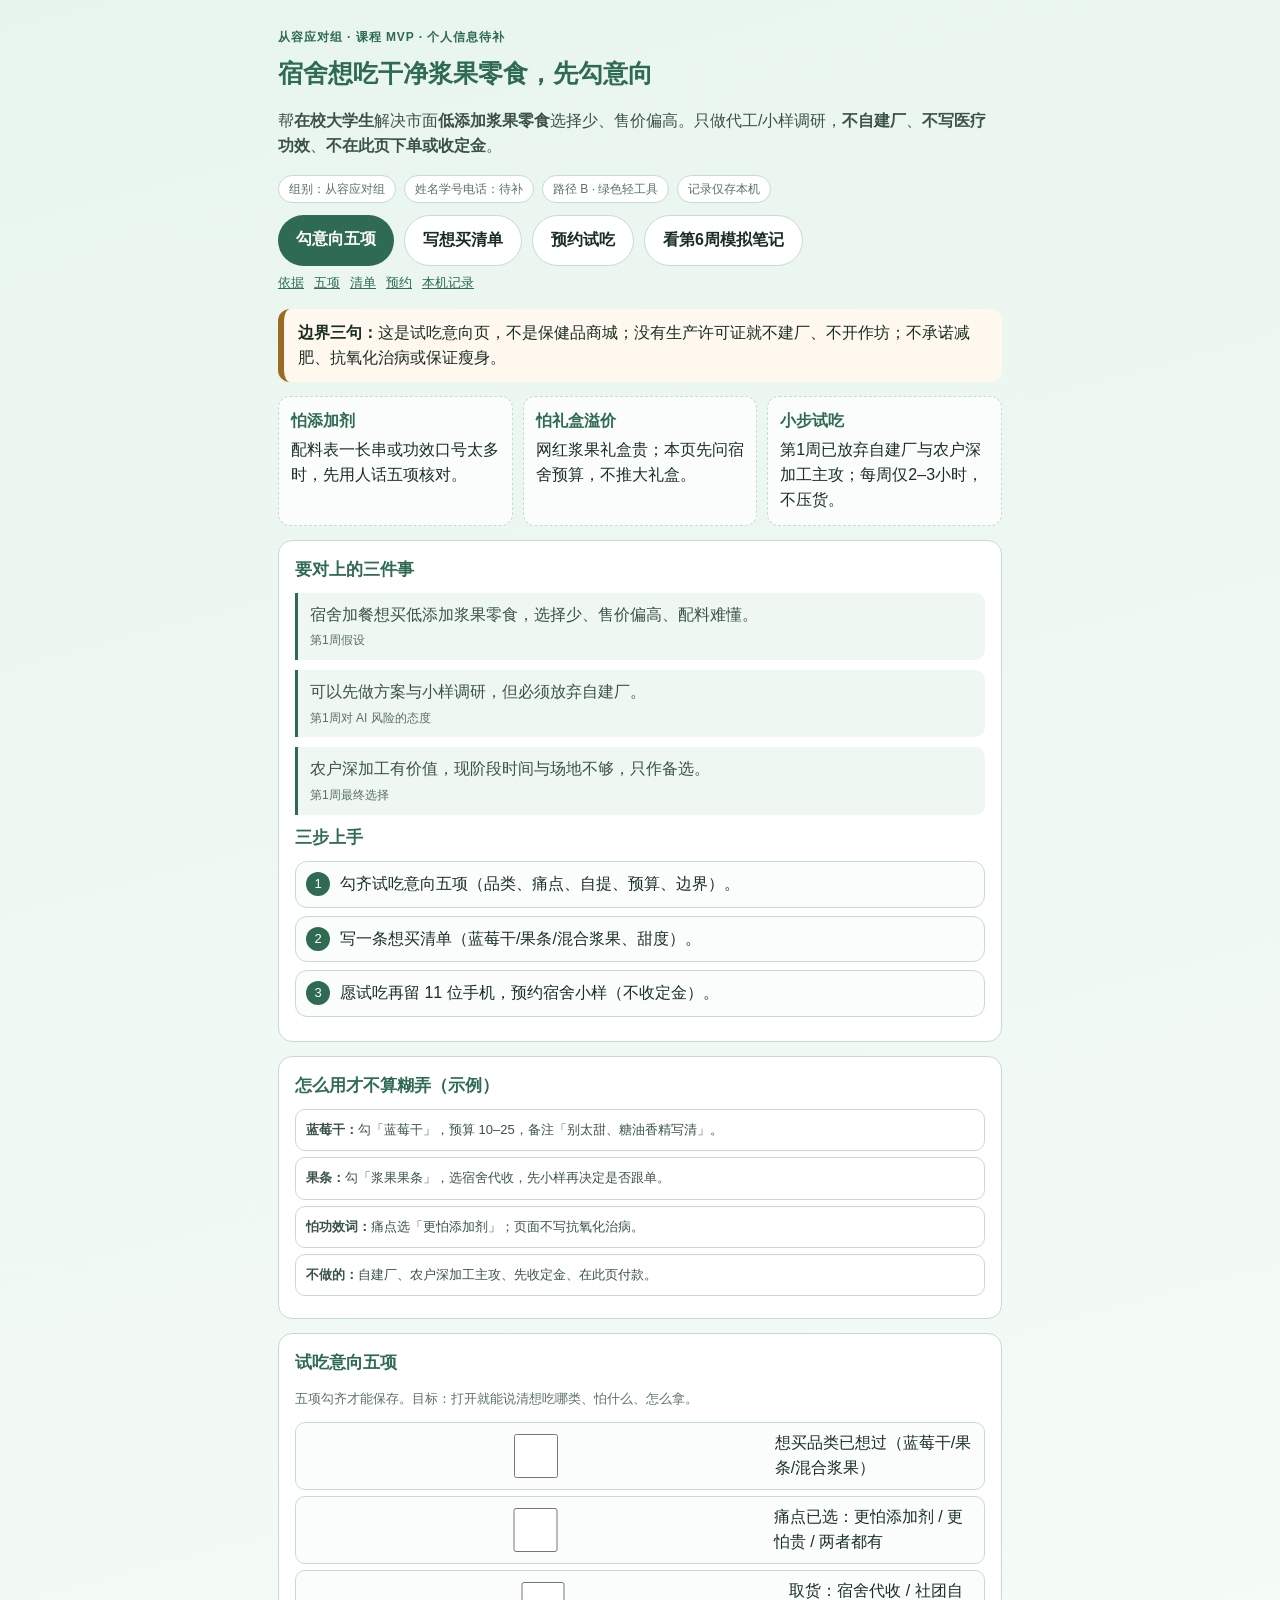
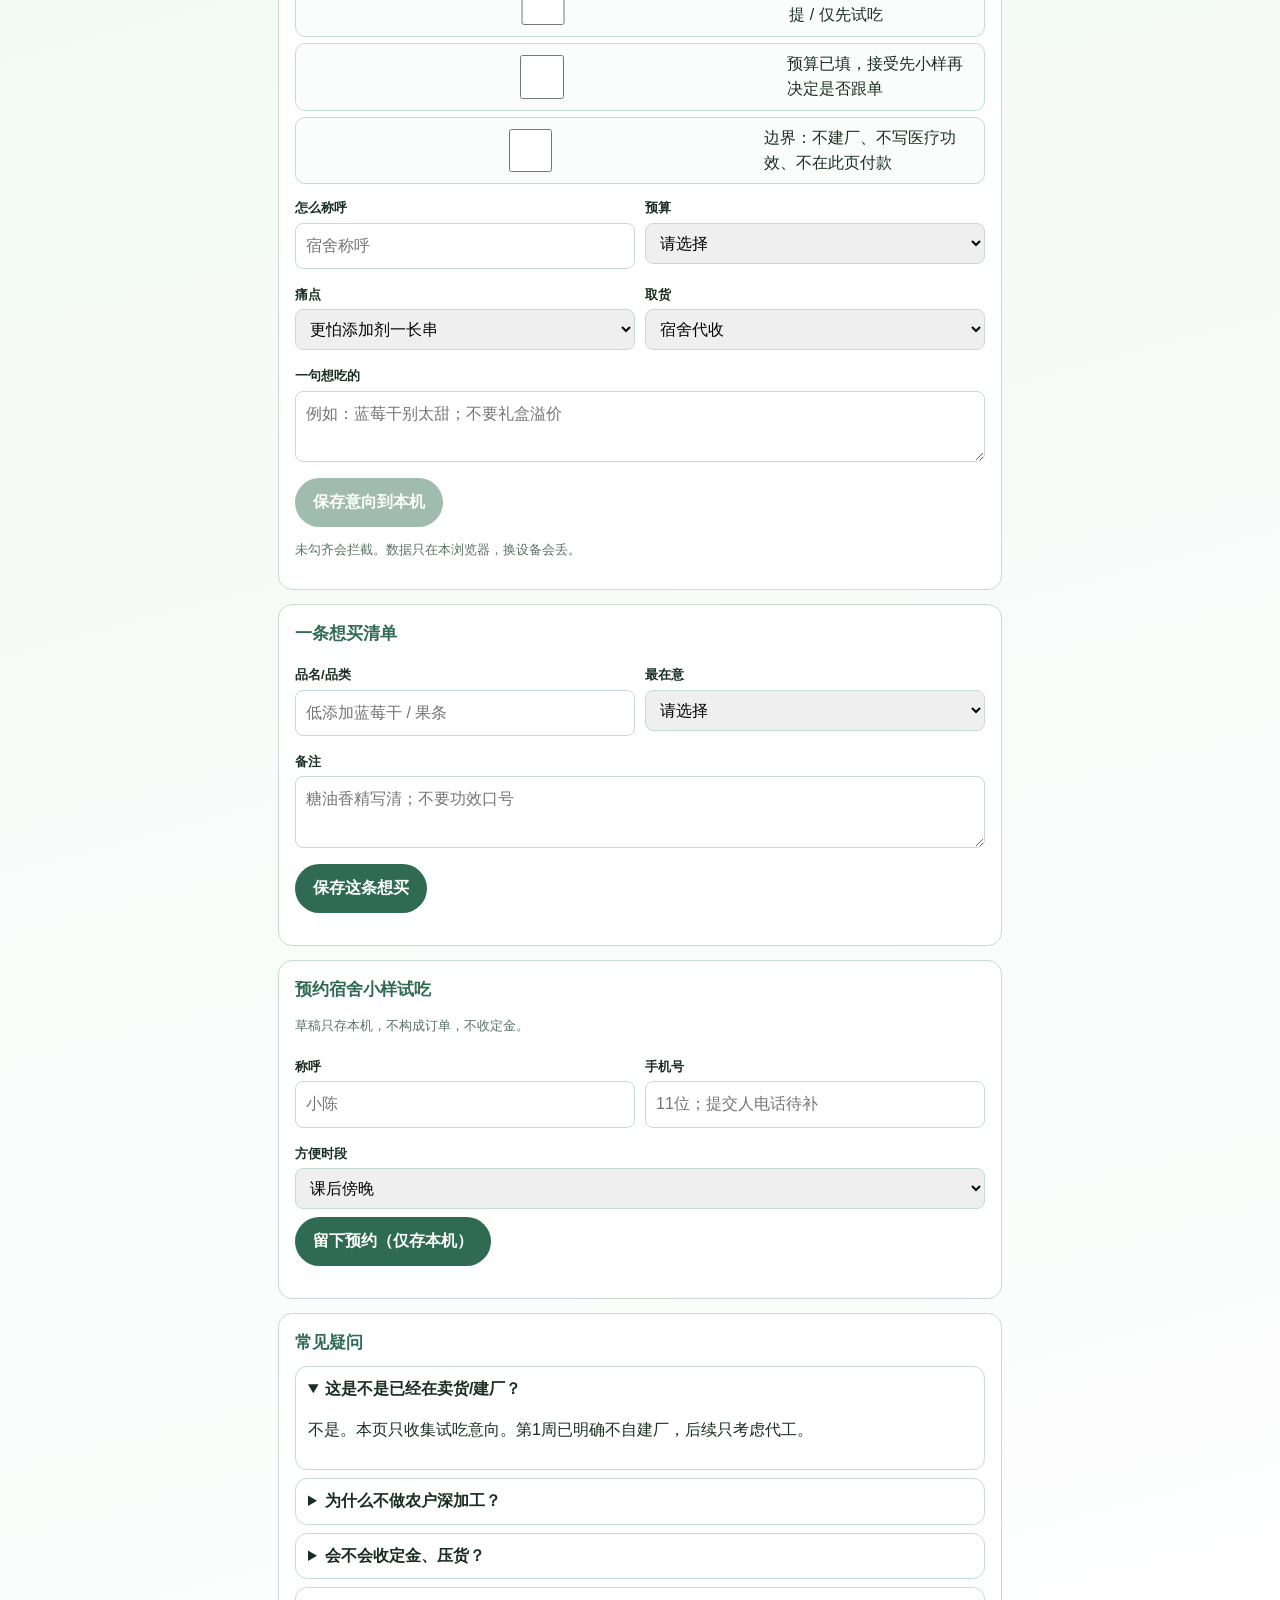
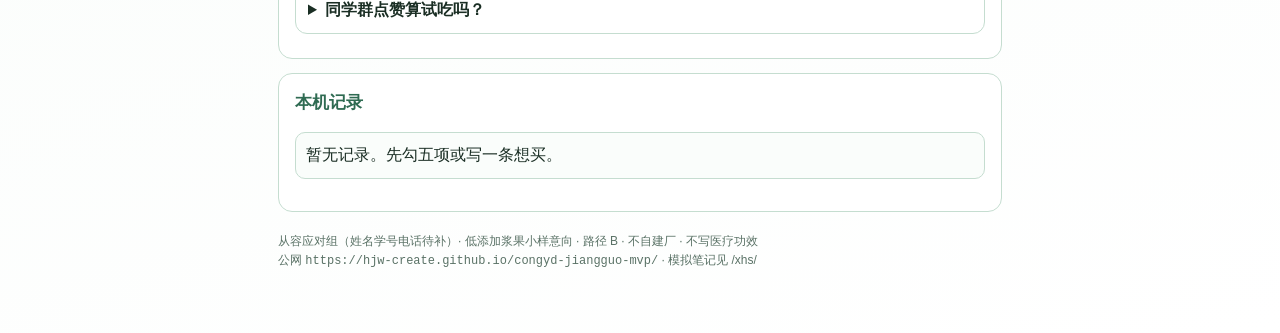
<file: index.html>
<!DOCTYPE html>
<html lang="zh-CN">
<head>
<meta charset="utf-8"/><meta name="viewport" content="width=device-width,initial-scale=1"/>
<title>低添加浆果小样意向 · 从容应对组</title>
<style>
:root{--g:#2f6b52;--g2:#3d8a68;--bg:#f4faf6;--ink:#1a2e24;--line:#c5ddd0;--warn:#9a6b20}
*{box-sizing:border-box}html{scroll-behavior:smooth}
body{margin:0;font-family:"Segoe UI","PingFang SC","Microsoft YaHei",sans-serif;background:linear-gradient(165deg,#e8f5ee,#f4faf6 45%,#fff);color:var(--ink);line-height:1.55}
.wrap{max-width:760px;margin:0 auto;padding:28px 18px 64px}
.kicker{font-size:12px;color:var(--g);font-weight:700;letter-spacing:.08em}
h1{font-size:1.55rem;margin:8px 0 10px;color:var(--g)}
.lead{color:#3a5348}
.chips{display:flex;flex-wrap:wrap;gap:8px;margin:12px 0}
.chip{font-size:12px;background:#fff;border:1px solid var(--line);border-radius:999px;padding:4px 10px;color:#5a7266}
.cta{display:flex;flex-wrap:wrap;gap:10px;margin:12px 0 4px}
.card{background:#fff;border:1px solid var(--line);border-radius:14px;padding:16px;margin:14px 0}
.card h2{margin:0 0 10px;color:var(--g);font-size:1.05rem}
.bound span{display:block;background:#eef7f1;border-left:3px solid var(--g);padding:8px 12px;margin:6px 0}
.g3{display:grid;gap:10px}@media(min-width:640px){.g3{grid-template-columns:repeat(3,1fr)}}
.risk{padding:12px;border:1px dashed var(--line);border-radius:12px;background:#fafdfb}
.risk b{display:block;color:var(--g);margin-bottom:4px}
.q{margin:0 0 10px;padding:10px 12px;background:#eef7f1;border-left:3px solid var(--g);border-radius:0 10px 10px 0;color:#3a5348}
.q cite{display:block;margin-top:4px;font-size:12px;color:#5a7266;font-style:normal}
.steps{list-style:none;margin:0;padding:0;counter-reset:s}
.steps li{counter-increment:s;position:relative;padding:10px 10px 10px 44px;border:1px solid var(--line);border-radius:12px;margin:0 0 8px;background:#fafdfb}
.steps li::before{content:counter(s);position:absolute;left:10px;top:10px;width:24px;height:24px;border-radius:50%;background:var(--g);color:#fff;font-size:13px;display:flex;align-items:center;justify-content:center}
label.ck{display:flex;gap:8px;padding:8px;border:1px solid var(--line);border-radius:10px;margin:6px 0;background:#fafdfb;cursor:pointer}
.field{margin:8px 0}.field>span{display:block;font-size:13px;font-weight:700;margin-bottom:4px}
input,select,textarea{width:100%;padding:10px;border:1px solid var(--line);border-radius:8px;font:inherit}
textarea{min-height:64px;resize:vertical}
.row2{display:grid;gap:10px}@media(min-width:560px){.row2{grid-template-columns:1fr 1fr}}
.btn{background:var(--g);color:#fff;border:0;padding:12px 18px;border-radius:999px;font:inherit;font-weight:700;cursor:pointer;text-decoration:none;display:inline-block}
.btn:disabled{opacity:.45}.btn-g{background:#fff;color:var(--ink);border:1px solid var(--line)}
.err{color:#a33;display:none}.ok{color:#0b6b4a;font-weight:700}.hint{font-size:.82rem;color:#5a7266}
.list{list-style:none;padding:0}.list li{border:1px solid var(--line);border-radius:10px;padding:10px;margin:6px 0;background:#fafdfb}
.ex div{padding:10px;border:1px solid var(--line);border-radius:10px;margin:6px 0;font-size:13px;color:#3a5348}
.warn{padding:12px 14px;border-radius:12px;background:#fff8ee;border-left:6px solid var(--warn);margin:14px 0}
.faq details{border:1px solid var(--line);border-radius:12px;padding:10px 12px;margin:0 0 8px;background:#fff}
.faq summary{cursor:pointer;font-weight:700}
nav a{margin-right:10px;color:var(--g);font-size:13px}
footer{margin-top:20px;font-size:12px;color:#5a7266}
</style>
</head>
<body>
<div class="wrap">
  <div class="kicker">从容应对组 · 课程 MVP · 个人信息待补</div>
  <h1>宿舍想吃干净浆果零食，先勾意向</h1>
  <p class="lead">帮<strong>在校大学生</strong>解决市面<strong>低添加浆果零食</strong>选择少、售价偏高。只做代工/小样调研，<strong>不自建厂</strong>、<strong>不写医疗功效</strong>、<strong>不在此页下单或收定金</strong>。</p>
  <div class="chips">
    <span class="chip">组别：从容应对组</span>
    <span class="chip">姓名学号电话：待补</span>
    <span class="chip">路径 B · 绿色轻工具</span>
    <span class="chip">记录仅存本机</span>
  </div>
  <div class="cta">
    <a class="btn" href="#pref">勾意向五项</a>
    <a class="btn btn-g" href="#wish">写想买清单</a>
    <a class="btn btn-g" href="#book">预约试吃</a>
    <a class="btn btn-g" href="xhs/">看第6周模拟笔记</a>
  </div>
  <nav><a href="#why">依据</a><a href="#pref">五项</a><a href="#wish">清单</a><a href="#book">预约</a><a href="#hist">本机记录</a></nav>

  <div class="warn"><strong>边界三句：</strong>这是试吃意向页，不是保健品商城；没有生产许可证就不建厂、不开作坊；不承诺减肥、抗氧化治病或保证瘦身。</div>

  <div class="g3">
    <div class="risk"><b>怕添加剂</b>配料表一长串或功效口号太多时，先用人话五项核对。</div>
    <div class="risk"><b>怕礼盒溢价</b>网红浆果礼盒贵；本页先问宿舍预算，不推大礼盒。</div>
    <div class="risk"><b>小步试吃</b>第1周已放弃自建厂与农户深加工主攻；每周仅2–3小时，不压货。</div>
  </div>

  <div class="card" id="why">
    <h2>要对上的三件事</h2>
    <blockquote class="q">宿舍加餐想买低添加浆果零食，选择少、售价偏高、配料难懂。<cite>第1周假设</cite></blockquote>
    <blockquote class="q">可以先做方案与小样调研，但必须放弃自建厂。<cite>第1周对 AI 风险的态度</cite></blockquote>
    <blockquote class="q">农户深加工有价值，现阶段时间与场地不够，只作备选。<cite>第1周最终选择</cite></blockquote>
    <h2>三步上手</h2>
    <ol class="steps">
      <li>勾齐试吃意向五项（品类、痛点、自提、预算、边界）。</li>
      <li>写一条想买清单（蓝莓干/果条/混合浆果、甜度）。</li>
      <li>愿试吃再留 11 位手机，预约宿舍小样（不收定金）。</li>
    </ol>
  </div>

  <div class="card">
    <h2>怎么用才不算糊弄（示例）</h2>
    <div class="ex">
      <div><strong>蓝莓干：</strong>勾「蓝莓干」，预算 10–25，备注「别太甜、糖油香精写清」。</div>
      <div><strong>果条：</strong>勾「浆果果条」，选宿舍代收，先小样再决定是否跟单。</div>
      <div><strong>怕功效词：</strong>痛点选「更怕添加剂」；页面不写抗氧化治病。</div>
      <div><strong>不做的：</strong>自建厂、农户深加工主攻、先收定金、在此页付款。</div>
    </div>
  </div>

  <div class="card" id="pref">
    <h2>试吃意向五项</h2>
    <p class="hint">五项勾齐才能保存。目标：打开就能说清想吃哪类、怕什么、怎么拿。</p>
    <form id="f">
      <label class="ck"><input type="checkbox" name="c1"/> 想买品类已想过（蓝莓干/果条/混合浆果）</label>
      <label class="ck"><input type="checkbox" name="c2"/> 痛点已选：更怕添加剂 / 更怕贵 / 两者都有</label>
      <label class="ck"><input type="checkbox" name="c3"/> 取货：宿舍代收 / 社团自提 / 仅先试吃</label>
      <label class="ck"><input type="checkbox" name="c4"/> 预算已填，接受先小样再决定是否跟单</label>
      <label class="ck"><input type="checkbox" name="c5"/> 边界：不建厂、不写医疗功效、不在此页付款</label>
      <div class="row2">
        <div class="field"><span>怎么称呼</span><input name="who" required placeholder="宿舍称呼"/></div>
        <div class="field"><span>预算</span>
          <select name="budget" required>
            <option value="">请选择</option>
            <option>10 以内先尝</option>
            <option>10–25</option>
            <option>25–40</option>
            <option>看克重再说</option>
          </select>
        </div>
      </div>
      <div class="row2">
        <div class="field"><span>痛点</span>
          <select name="pain"><option>更怕添加剂一长串</option><option>更怕礼盒溢价</option><option>两者都有</option></select>
        </div>
        <div class="field"><span>取货</span>
          <select name="pickup"><option>宿舍代收</option><option>社团自提</option><option>仅先试吃再定</option></select>
        </div>
      </div>
      <div class="field"><span>一句想吃的</span><textarea name="note" placeholder="例如：蓝莓干别太甜；不要礼盒溢价"></textarea></div>
      <button class="btn" id="save" type="submit" disabled>保存意向到本机</button>
      <div class="err" id="err"></div>
      <p class="hint">未勾齐会拦截。数据只在本浏览器，换设备会丢。</p>
    </form>
  </div>

  <div class="card" id="wish">
    <h2>一条想买清单</h2>
    <form id="wishForm">
      <div class="row2">
        <div class="field"><span>品名/品类</span><input name="item" required placeholder="低添加蓝莓干 / 果条"/></div>
        <div class="field"><span>最在意</span>
          <select name="care" required>
            <option value="">请选择</option>
            <option>配料说得清</option>
            <option>甜度适中</option>
            <option>别被礼盒抬价</option>
            <option>小包装一次吃完</option>
          </select>
        </div>
      </div>
      <div class="field"><span>备注</span><textarea name="note" placeholder="糖油香精写清；不要功效口号"></textarea></div>
      <button class="btn" type="submit">保存这条想买</button>
      <p class="ok" id="wishMsg"></p>
    </form>
  </div>

  <div class="card" id="book">
    <h2>预约宿舍小样试吃</h2>
    <p class="hint">草稿只存本机，不构成订单，不收定金。</p>
    <form id="bookForm">
      <div class="row2">
        <div class="field"><span>称呼</span><input name="name" required placeholder="小陈"/></div>
        <div class="field"><span>手机号</span><input name="phone" required inputmode="numeric" maxlength="11" placeholder="11位；提交人电话待补"/></div>
      </div>
      <div class="field"><span>方便时段</span>
        <select name="slot"><option>课后傍晚</option><option>周末上午</option><option>周末下午</option></select>
      </div>
      <button class="btn" type="submit">留下预约（仅存本机）</button>
      <div class="err" id="bookErr"></div>
      <p class="ok" id="bookMsg"></p>
    </form>
  </div>

  <div class="card faq">
    <h2>常见疑问</h2>
    <details open><summary>这是不是已经在卖货/建厂？</summary><p>不是。本页只收集试吃意向。第1周已明确不自建厂，后续只考虑代工。</p></details>
    <details><summary>为什么不做农户深加工？</summary><p>有价值，但每周仅2–3小时、场地与设备不够，第1周已列为备选。</p></details>
    <details><summary>会不会收定金、压货？</summary><p>不会。预约不是订单；小规模试吃验证口味与份量。</p></details>
    <details><summary>同学群点赞算试吃吗？</summary><p>不算。有效样本只计本校在校生宿舍加餐场景。</p></details>
  </div>

  <div class="card" id="hist"><h2>本机记录</h2><ul class="list" id="list"><li>暂无</li></ul></div>
  <footer>
    从容应对组（姓名学号电话待补）· 低添加浆果小样意向 · 路径 B · 不自建厂 · 不写医疗功效<br/>
    公网 <code>https://hjw-create.github.io/congyd-jiangguo-mvp/</code> · 模拟笔记见 /xhs/
  </footer>
</div>
<script>
(function(){
  var KEY='congyd_jiangguo_v1';
  var boxes=[].slice.call(document.querySelectorAll('#f input[type=checkbox]'));
  var save=document.getElementById('save');
  function all(){return boxes.every(function(c){return c.checked})}
  boxes.forEach(function(c){c.onchange=function(){save.disabled=!all()}});
  function load(){try{return JSON.parse(localStorage.getItem(KEY)||'[]')}catch(e){return[]}}
  function saveList(rows){localStorage.setItem(KEY,JSON.stringify(rows.slice(0,50)));render()}
  function render(){
    var rows=load(), box=document.getElementById('list');
    if(!rows.length){box.innerHTML='<li>暂无记录。先勾五项或写一条想买。</li>';return}
    box.innerHTML=rows.map(function(r){return '<li><b>'+r.type+'</b> · '+(r.summary||'')+'<div class="hint">'+r.at+'</div></li>'}).join('');
  }
  function stamp(){return new Date().toLocaleString('zh-CN',{hour12:false})}
  document.getElementById('f').onsubmit=function(e){
    e.preventDefault();
    var err=document.getElementById('err'); err.style.display='none';
    if(!all()){err.textContent='请先勾齐五项';err.style.display='block';return}
    var fd=new FormData(e.target);
    var rows=load();
    rows.unshift({type:'试吃意向',summary:(fd.get('who')||'')+' · '+(fd.get('budget')||'')+' · '+(fd.get('pain')||'')+' · '+(fd.get('note')||'无备注'),at:stamp()});
    saveList(rows);
    e.target.reset(); boxes.forEach(function(c){c.checked=false}); save.disabled=true;
  };
  document.getElementById('wishForm').onsubmit=function(e){
    e.preventDefault();
    var fd=new FormData(e.target);
    var rows=load();
    rows.unshift({type:'想买清单',summary:(fd.get('item')||'')+' · '+(fd.get('care')||'')+' · '+((fd.get('note')||'无').trim()),at:stamp()});
    saveList(rows);
    document.getElementById('wishMsg').textContent='想买清单已保存。';
  };
  document.getElementById('bookForm').onsubmit=function(e){
    e.preventDefault();
    var fd=new FormData(e.target);
    var phone=(fd.get('phone')||'').trim();
    var err=document.getElementById('bookErr'); err.style.display='none';
    document.getElementById('bookMsg').textContent='';
    if(!/^1[3-9]\d{9}$/.test(phone)){err.textContent='请填写11位有效手机号';err.style.display='block';return}
    var rows=load();
    rows.unshift({type:'预约试吃',summary:(fd.get('name')||'')+' · '+phone+' · '+(fd.get('slot')||''),at:stamp()});
    saveList(rows);
    document.getElementById('bookMsg').textContent='预约草稿已在本机。不收定金。';
    e.target.reset();
  };
  render();
})();
</script>
</body>
</html>
</file>
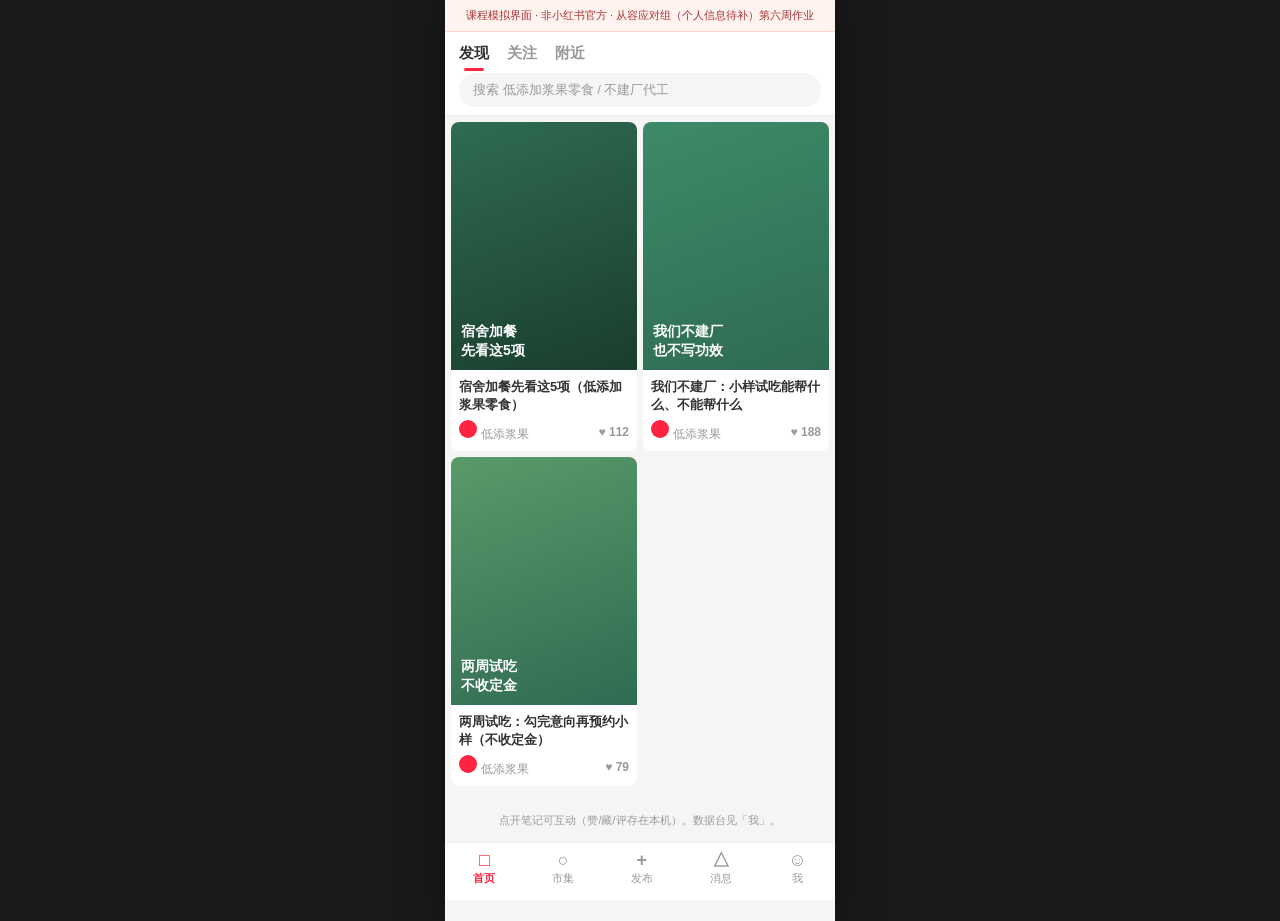
<file: xhs/index.html>
<!DOCTYPE html>
<html lang="zh-CN">
<head>
<meta charset="utf-8"/>
<meta name="viewport" content="width=device-width, initial-scale=1, maximum-scale=1"/>
<title>低添浆果 · 模拟小红书</title>
<style>
:root{--xhs:#ff2442;--bg:#f5f5f5;--card:#fff;--ink:#333;--muted:#999;--line:#eee}
*{box-sizing:border-box}body{margin:0;font-family:-apple-system,"PingFang SC","Microsoft YaHei",sans-serif;background:#1a1a1a;color:var(--ink)}
.phone{max-width:390px;margin:0 auto;min-height:100vh;background:var(--bg);box-shadow:0 0 40px rgba(0,0,0,.5)}
.banner{background:#fff3f0;color:#a33;font-size:11px;padding:8px 12px;text-align:center;border-bottom:1px solid #ffd4cc}
.top{background:#fff;padding:12px 14px 8px;position:sticky;top:0;z-index:5;border-bottom:1px solid var(--line)}
.tabs{display:flex;gap:18px;font-size:15px;font-weight:600;color:var(--muted)}
.tabs .on{color:var(--ink);position:relative}
.tabs .on:after{content:"";position:absolute;left:50%;bottom:-8px;width:20px;height:3px;background:var(--xhs);border-radius:2px;transform:translateX(-50%)}
.search{margin-top:10px;background:var(--bg);border-radius:999px;padding:8px 14px;font-size:13px;color:var(--muted)}
.grid{display:grid;grid-template-columns:1fr 1fr;gap:6px;padding:6px}
.card{background:var(--card);border-radius:8px;overflow:hidden}
.cover{aspect-ratio:3/4;display:flex;align-items:flex-end;padding:10px;color:#fff;font-weight:700;font-size:14px;line-height:1.35}
.c1{background:linear-gradient(160deg,#2f6b52,#1a3d2e)}
.c2{background:linear-gradient(160deg,#3d8a68,#2f6b52)}
.c3{background:linear-gradient(160deg,#5a9a6a,#2f6b52)}
.meta{padding:8px;font-size:12px}
.meta .t{font-size:13px;font-weight:600;margin:0 0 6px}
.row{display:flex;align-items:center;justify-content:space-between;color:var(--muted)}
.av{width:18px;height:18px;border-radius:50%;background:var(--xhs);display:inline-block;margin-right:4px}
.nav{position:sticky;bottom:0;background:#fff;border-top:1px solid var(--line);display:flex;justify-content:space-around;padding:8px 0 14px;font-size:11px;color:var(--muted)}
.nav a{color:inherit;text-decoration:none;text-align:center}
.nav .on{color:var(--xhs);font-weight:700}
.nav b{display:block;font-size:18px;line-height:1.1}
a.cardlink{color:inherit;text-decoration:none}
.foot{padding:10px 14px 24px;font-size:11px;color:var(--muted);text-align:center}
</style>
</head>
<body>
<div class="phone">
  <div class="banner">课程模拟界面 · 非小红书官方 · 从容应对组（个人信息待补）第六周作业</div>
  <header class="top">
    <div class="tabs"><span class="on">发现</span><span>关注</span><span>附近</span></div>
    <div class="search">搜索 低添加浆果零食 / 不建厂代工</div>
  </header>
  <main class="grid">
    <a class="card cardlink" href="note1.html">
      <div class="cover c1">宿舍加餐<br/>先看这5项</div>
      <div class="meta"><p class="t">宿舍加餐先看这5项（低添加浆果零食）</p><div class="row"><span><i class="av"></i>低添浆果</span><span>♥ <b data-k="n1_like">112</b></span></div></div>
    </a>
    <a class="card cardlink" href="note2.html">
      <div class="cover c2">我们不建厂<br/>也不写功效</div>
      <div class="meta"><p class="t">我们不建厂：小样试吃能帮什么、不能帮什么</p><div class="row"><span><i class="av"></i>低添浆果</span><span>♥ <b data-k="n2_like">188</b></span></div></div>
    </a>
    <a class="card cardlink" href="note3.html">
      <div class="cover c3">两周试吃<br/>不收定金</div>
      <div class="meta"><p class="t">两周试吃：勾完意向再预约小样（不收定金）</p><div class="row"><span><i class="av"></i>低添浆果</span><span>♥ <b data-k="n3_like">79</b></span></div></div>
    </a>
  </main>
  <p class="foot">点开笔记可互动（赞/藏/评存在本机）。数据台见「我」。</p>
  <nav class="nav">
    <a class="on" href="index.html"><b>□</b>首页</a>
    <a href="market.html"><b>○</b>市集</a>
    <a href="note1.html"><b>+</b>发布</a>
    <a href="msg.html"><b>△</b>消息</a>
    <a href="me.html"><b>☺</b>我</a>
  </nav>
</div>
<script>
(function(){
var KEY='congyd_xhs_mock_v1';
function load(){try{return JSON.parse(localStorage.getItem(KEY)||'{}')}catch(e){return{}}}
var d=load();
document.querySelectorAll('[data-k]').forEach(function(el){
  var k=el.getAttribute('data-k');
  if(typeof d[k]==='number') el.textContent=d[k];
});
})();
</script>
</body>
</html>
</file>
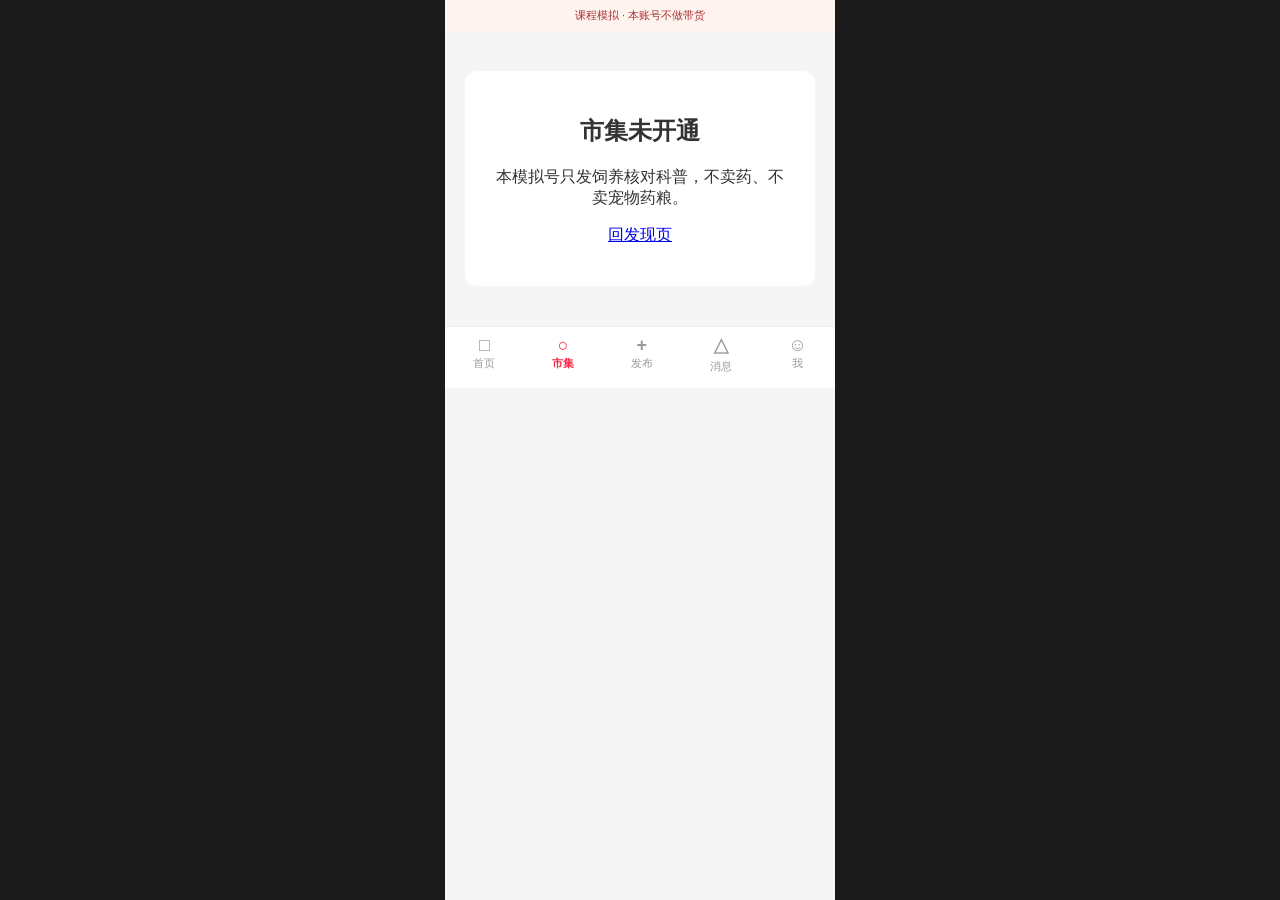
<file: xhs/market.html>
<!DOCTYPE html>
<html lang="zh-CN">
<head>
<meta charset="utf-8"/><meta name="viewport" content="width=device-width, initial-scale=1"/>
<title>市集 · 模拟小红书</title>
<style>
body{margin:0;font-family:-apple-system,"PingFang SC","Microsoft YaHei",sans-serif;background:#1a1a1a;color:#333}
.phone{max-width:390px;margin:0 auto;min-height:100vh;background:#f5f5f5}
.banner{background:#fff3f0;color:#a33;font-size:11px;padding:8px 12px;text-align:center}
.box{margin:40px 20px;background:#fff;border-radius:12px;padding:24px;text-align:center}
.nav{position:sticky;bottom:0;background:#fff;border-top:1px solid #eee;display:flex;justify-content:space-around;padding:8px 0 14px;font-size:11px;color:#999}
.nav a{color:inherit;text-decoration:none;text-align:center}.nav .on{color:#ff2442;font-weight:700}.nav b{display:block;font-size:18px}
</style>
</head>
<body>
<div class="phone">
  <div class="banner">课程模拟 · 本账号不做带货</div>
  <div class="box"><h2>市集未开通</h2><p>本模拟号只发饲养核对科普，不卖药、不卖宠物药粮。</p><p><a href="index.html">回发现页</a></p></div>
  <nav class="nav">
    <a href="index.html"><b>□</b>首页</a>
    <a class="on" href="market.html"><b>○</b>市集</a>
    <a href="note1.html"><b>+</b>发布</a>
    <a href="msg.html"><b>△</b>消息</a>
    <a href="me.html"><b>☺</b>我</a>
  </nav>
</div>
</body>
</html>
</file>
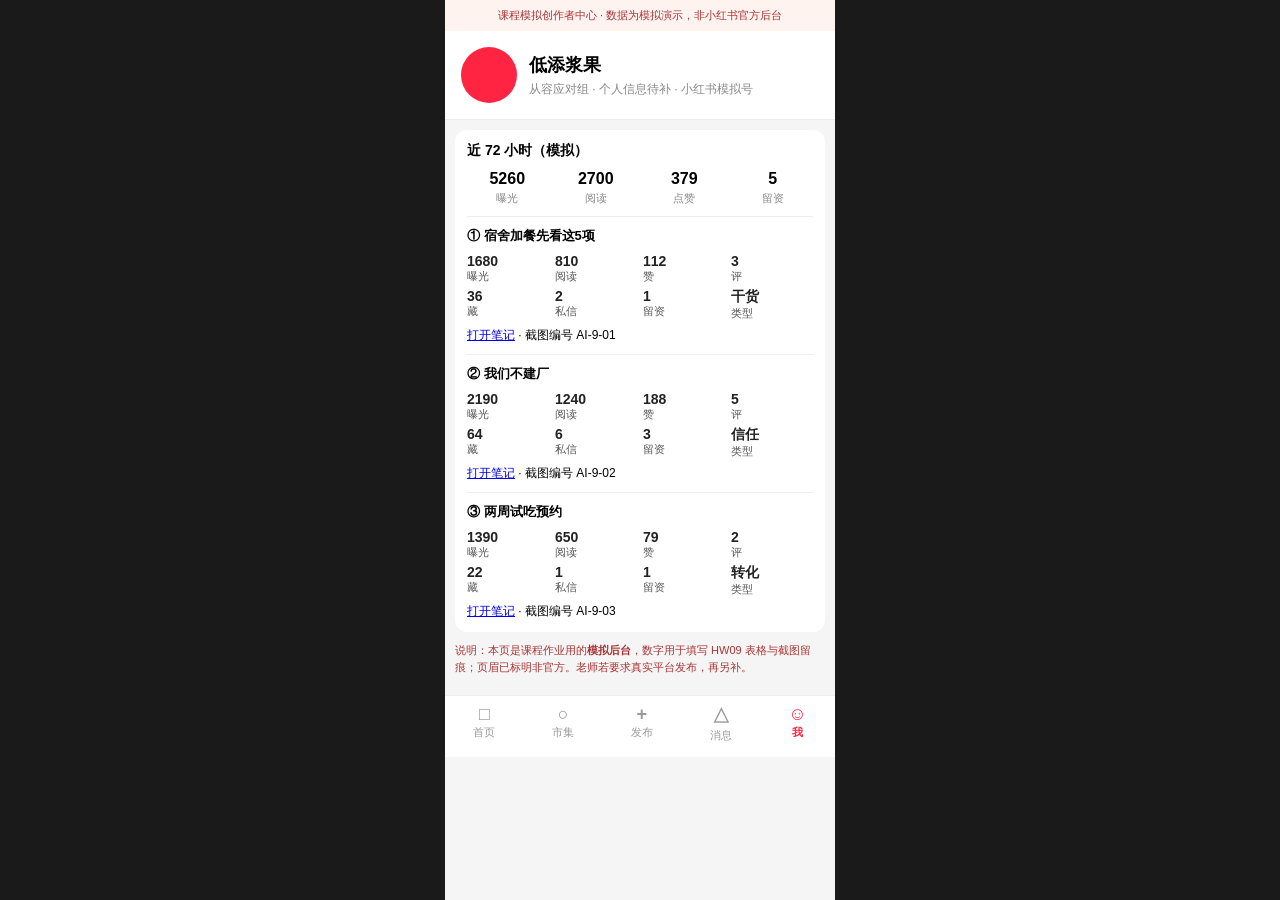
<file: xhs/me.html>
<!DOCTYPE html>
<html lang="zh-CN">
<head>
<meta charset="utf-8"/><meta name="viewport" content="width=device-width, initial-scale=1"/>
<title>创作者中心 · 模拟小红书</title>
<style>
:root{--xhs:#ff2442;--line:#eee;--muted:#888}
*{box-sizing:border-box}body{margin:0;font-family:-apple-system,"PingFang SC","Microsoft YaHei",sans-serif;background:#1a1a1a}
.phone{max-width:390px;margin:0 auto;min-height:100vh;background:#f5f5f5}
.banner{background:#fff3f0;color:#a33;font-size:11px;padding:8px 12px;text-align:center}
.head{background:#fff;padding:16px;display:flex;gap:12px;align-items:center;border-bottom:1px solid var(--line)}
.av{width:56px;height:56px;border-radius:50%;background:var(--xhs)}
.un{font-size:18px;font-weight:800}.uf{font-size:12px;color:var(--muted);margin-top:4px}
.card{background:#fff;margin:10px;border-radius:12px;padding:12px}
.card h2{font-size:14px;margin:0 0 10px}
.grid{display:grid;grid-template-columns:repeat(4,1fr);gap:8px;text-align:center}
.grid b{display:block;font-size:16px}.grid span{font-size:11px;color:var(--muted)}
.note{border-top:1px solid var(--line);padding-top:10px;margin-top:10px}
.note h3{font-size:13px;margin:0 0 8px}
.row{display:grid;grid-template-columns:repeat(4,1fr);gap:6px;font-size:11px;color:#555;margin-bottom:4px}
.row b{display:block;font-size:14px;color:#222}
.warn{font-size:11px;color:#a33;line-height:1.5;margin:8px 10px 20px}
.nav{position:sticky;bottom:0;background:#fff;border-top:1px solid var(--line);display:flex;justify-content:space-around;padding:8px 0 14px;font-size:11px;color:#999}
.nav a{color:inherit;text-decoration:none;text-align:center}.nav .on{color:var(--xhs);font-weight:700}.nav b{display:block;font-size:18px}
</style>
</head>
<body>
<div class="phone">
  <div class="banner">课程模拟创作者中心 · 数据为模拟演示，非小红书官方后台</div>
  <div class="head"><i class="av"></i><div><div class="un">低添浆果</div><div class="uf">从容应对组 · 个人信息待补 · 小红书模拟号</div></div></div>
  <div class="card">
    <h2>近 72 小时（模拟）</h2>
    <div class="grid">
      <div><b>5260</b><span>曝光</span></div>
      <div><b>2700</b><span>阅读</span></div>
      <div><b id="sumLike">—</b><span>点赞</span></div>
      <div><b>5</b><span>留资</span></div>
    </div>
    <div class="note" data-note="n1">
      <h3>① 宿舍加餐先看这5项</h3>
      <div class="row">
        <div><b data-f="exp">—</b>曝光</div><div><b data-f="read">—</b>阅读</div>
        <div><b data-f="like">—</b>赞</div><div><b data-f="cmt">—</b>评</div>
      </div>
      <div class="row">
        <div><b data-f="fav">—</b>藏</div><div><b data-f="dm">—</b>私信</div>
        <div><b data-f="lead">—</b>留资</div><div><b>干货</b>类型</div>
      </div>
      <div style="font-size:12px;margin-top:6px"><a href="note1.html">打开笔记</a> · 截图编号 AI-9-01</div>
    </div>
    <div class="note" data-note="n2">
      <h3>② 我们不建厂</h3>
      <div class="row">
        <div><b data-f="exp">—</b>曝光</div><div><b data-f="read">—</b>阅读</div>
        <div><b data-f="like">—</b>赞</div><div><b data-f="cmt">—</b>评</div>
      </div>
      <div class="row">
        <div><b data-f="fav">—</b>藏</div><div><b data-f="dm">—</b>私信</div>
        <div><b data-f="lead">—</b>留资</div><div><b>信任</b>类型</div>
      </div>
      <div style="font-size:12px;margin-top:6px"><a href="note2.html">打开笔记</a> · 截图编号 AI-9-02</div>
    </div>
    <div class="note" data-note="n3">
      <h3>③ 两周试吃预约</h3>
      <div class="row">
        <div><b data-f="exp">—</b>曝光</div><div><b data-f="read">—</b>阅读</div>
        <div><b data-f="like">—</b>赞</div><div><b data-f="cmt">—</b>评</div>
      </div>
      <div class="row">
        <div><b data-f="fav">—</b>藏</div><div><b data-f="dm">—</b>私信</div>
        <div><b data-f="lead">—</b>留资</div><div><b>转化</b>类型</div>
      </div>
      <div style="font-size:12px;margin-top:6px"><a href="note3.html">打开笔记</a> · 截图编号 AI-9-03</div>
    </div>
  </div>
  <p class="warn">说明：本页是课程作业用的<strong>模拟后台</strong>，数字用于填写 HW09 表格与截图留痕；页眉已标明非官方。老师若要求真实平台发布，再另补。</p>
  <nav class="nav">
    <a href="index.html"><b>□</b>首页</a>
    <a href="market.html"><b>○</b>市集</a>
    <a href="note1.html"><b>+</b>发布</a>
    <a href="msg.html"><b>△</b>消息</a>
    <a class="on" href="me.html"><b>☺</b>我</a>
  </nav>
</div>
<script src="xhs.js"></script>
<script>
XHS.paintMe();
var d=XHS.load();
document.getElementById("sumLike").textContent=(d.n1_like+d.n2_like+d.n3_like);
</script>
</body>
</html>
</file>
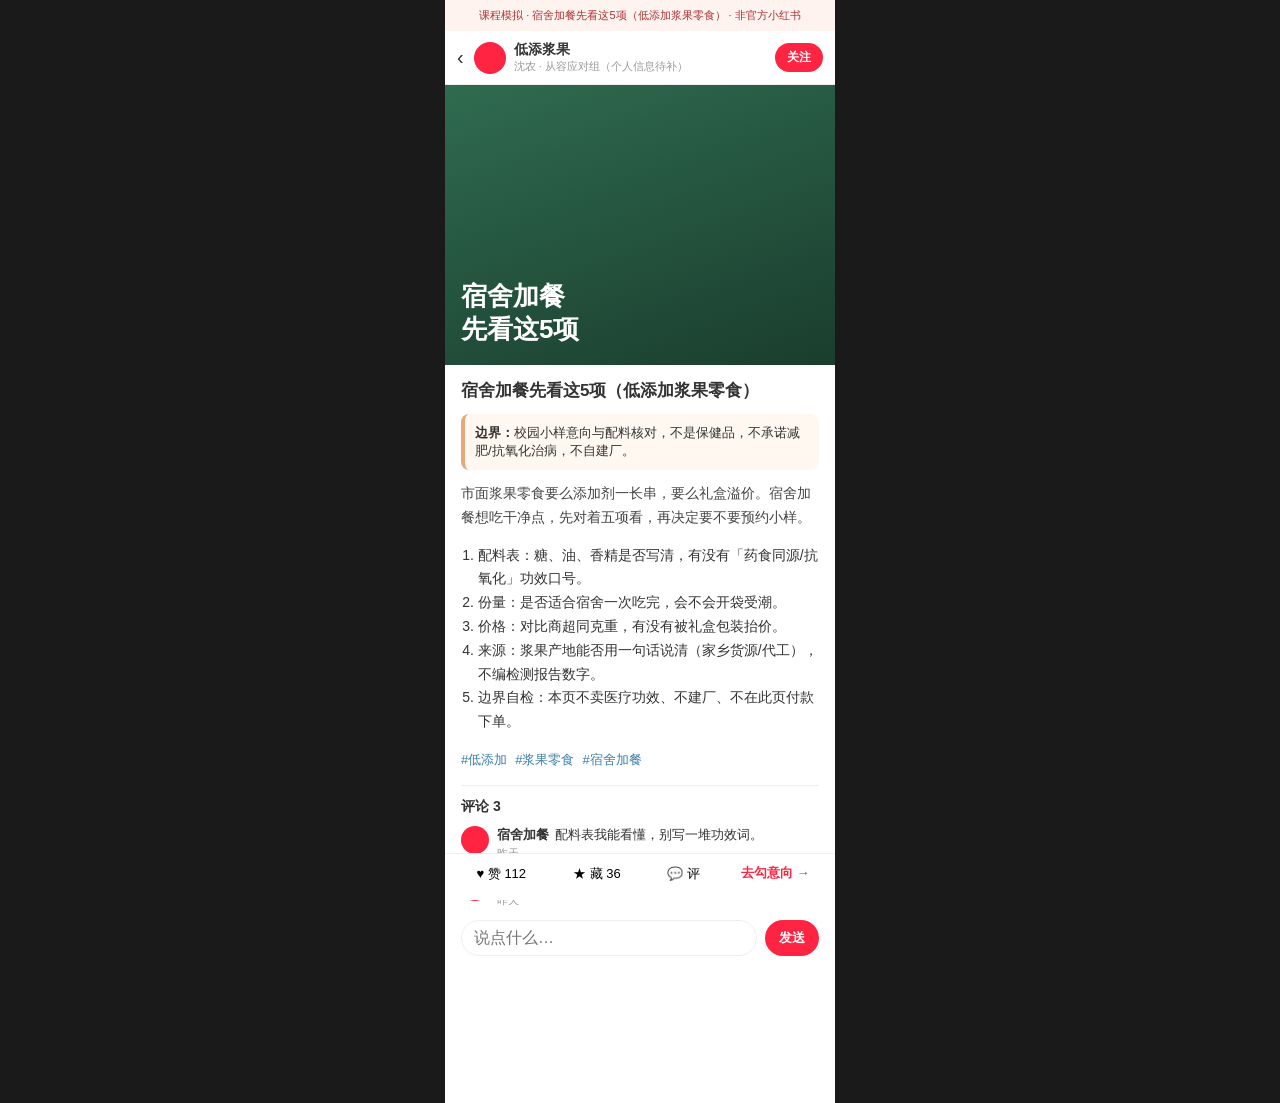
<file: xhs/note1.html>
<!DOCTYPE html>
<html lang="zh-CN">
<head>
<meta charset="utf-8"/><meta name="viewport" content="width=device-width, initial-scale=1"/>
<title>宿舍加餐先看这5项（低添加浆果零食）</title>
<link rel="stylesheet" href="note.css"/>
</head>
<body>
<div class="phone">
  <div class="banner">课程模拟 · 宿舍加餐先看这5项（低添加浆果零食） · 非官方小红书</div>
  <div class="bar"><a href="index.html">‹</a><div class="user"><i class="av"></i><div><div class="un">低添浆果</div><div class="uf">沈农 · 从容应对组（个人信息待补）</div></div></div><button class="follow" type="button">关注</button></div>
  <div class="hero h1">宿舍加餐<br/>先看这5项</div>
  <div class="body">
    <h1 class="title">宿舍加餐先看这5项（低添加浆果零食）</h1>
    <div class="warn"><strong>边界：</strong>校园小样意向与配料核对，不是保健品，不承诺减肥/抗氧化治病，不自建厂。</div>
    <p class="p">市面浆果零食要么添加剂一长串，要么礼盒溢价。宿舍加餐想吃干净点，先对着五项看，再决定要不要预约小样。</p>
    <ol class="ol"><li>配料表：糖、油、香精是否写清，有没有「药食同源/抗氧化」功效口号。</li><li>份量：是否适合宿舍一次吃完，会不会开袋受潮。</li><li>价格：对比商超同克重，有没有被礼盒包装抬价。</li><li>来源：浆果产地能否用一句话说清（家乡货源/代工），不编检测报告数字。</li><li>边界自检：本页不卖医疗功效、不建厂、不在此页付款下单。</li></ol>
    <p><span><span class="tag">#低添加</span><span class="tag">#浆果零食</span><span class="tag">#宿舍加餐</span></span></p>
    <div class="comments">
      <h3>评论 <span id="cmtN">0</span></h3>
      <div id="cmtList"></div>
      <form class="form" id="cmtForm"><input id="cmtInput" placeholder="说点什么…" maxlength="80"/><button type="submit">发送</button></form>
    </div>
  </div>
  <div class="act">
    <button type="button" id="likeBtn">♥ 赞 <span id="likeN">112</span></button>
    <button type="button" id="favBtn">★ 藏 <span id="favN">36</span></button>
    <button type="button" onclick="location.href='#cmtForm'">💬 评</button>
    <a href="https://hjw-create.github.io/congyd-jiangguo-mvp/" style="color:#ff2442;font-weight:700;text-decoration:none">去勾意向 →</a>
  </div>
</div>
<div class="toast" id="toast"></div>
<script src="xhs.js"></script>
<script>XHS.bindNote("n1");</script>
</body>
</html>
</file>
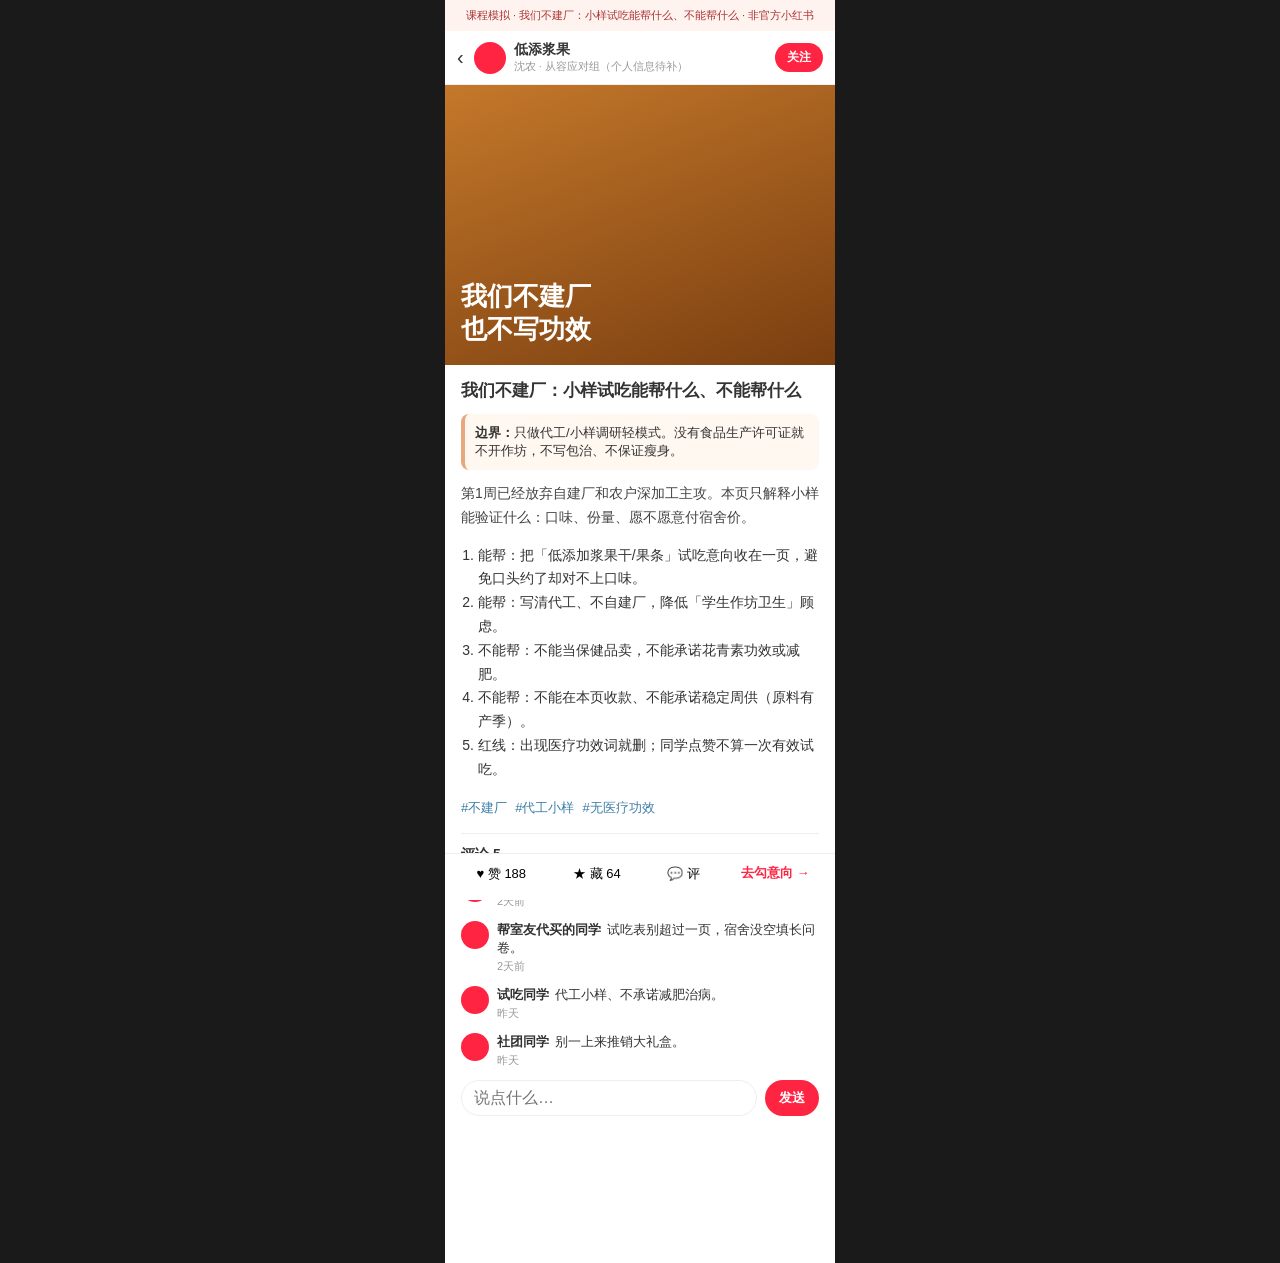
<file: xhs/note2.html>
<!DOCTYPE html>
<html lang="zh-CN">
<head>
<meta charset="utf-8"/><meta name="viewport" content="width=device-width, initial-scale=1"/>
<title>我们不建厂：小样试吃能帮什么、不能帮什么</title>
<link rel="stylesheet" href="note.css"/>
</head>
<body>
<div class="phone">
  <div class="banner">课程模拟 · 我们不建厂：小样试吃能帮什么、不能帮什么 · 非官方小红书</div>
  <div class="bar"><a href="index.html">‹</a><div class="user"><i class="av"></i><div><div class="un">低添浆果</div><div class="uf">沈农 · 从容应对组（个人信息待补）</div></div></div><button class="follow" type="button">关注</button></div>
  <div class="hero h2">我们不建厂<br/>也不写功效</div>
  <div class="body">
    <h1 class="title">我们不建厂：小样试吃能帮什么、不能帮什么</h1>
    <div class="warn"><strong>边界：</strong>只做代工/小样调研轻模式。没有食品生产许可证就不开作坊，不写包治、不保证瘦身。</div>
    <p class="p">第1周已经放弃自建厂和农户深加工主攻。本页只解释小样能验证什么：口味、份量、愿不愿意付宿舍价。</p>
    <ol class="ol"><li>能帮：把「低添加浆果干/果条」试吃意向收在一页，避免口头约了却对不上口味。</li><li>能帮：写清代工、不自建厂，降低「学生作坊卫生」顾虑。</li><li>不能帮：不能当保健品卖，不能承诺花青素功效或减肥。</li><li>不能帮：不能在本页收款、不能承诺稳定周供（原料有产季）。</li><li>红线：出现医疗功效词就删；同学点赞不算一次有效试吃。</li></ol>
    <p><span><span class="tag">#不建厂</span><span class="tag">#代工小样</span><span class="tag">#无医疗功效</span></span></p>
    <div class="comments">
      <h3>评论 <span id="cmtN">0</span></h3>
      <div id="cmtList"></div>
      <form class="form" id="cmtForm"><input id="cmtInput" placeholder="说点什么…" maxlength="80"/><button type="submit">发送</button></form>
    </div>
  </div>
  <div class="act">
    <button type="button" id="likeBtn">♥ 赞 <span id="likeN">188</span></button>
    <button type="button" id="favBtn">★ 藏 <span id="favN">64</span></button>
    <button type="button" onclick="location.href='#cmtForm'">💬 评</button>
    <a href="https://hjw-create.github.io/congyd-jiangguo-mvp/" style="color:#ff2442;font-weight:700;text-decoration:none">去勾意向 →</a>
  </div>
</div>
<div class="toast" id="toast"></div>
<script src="xhs.js"></script>
<script>XHS.bindNote("n2");</script>
</body>
</html>
</file>
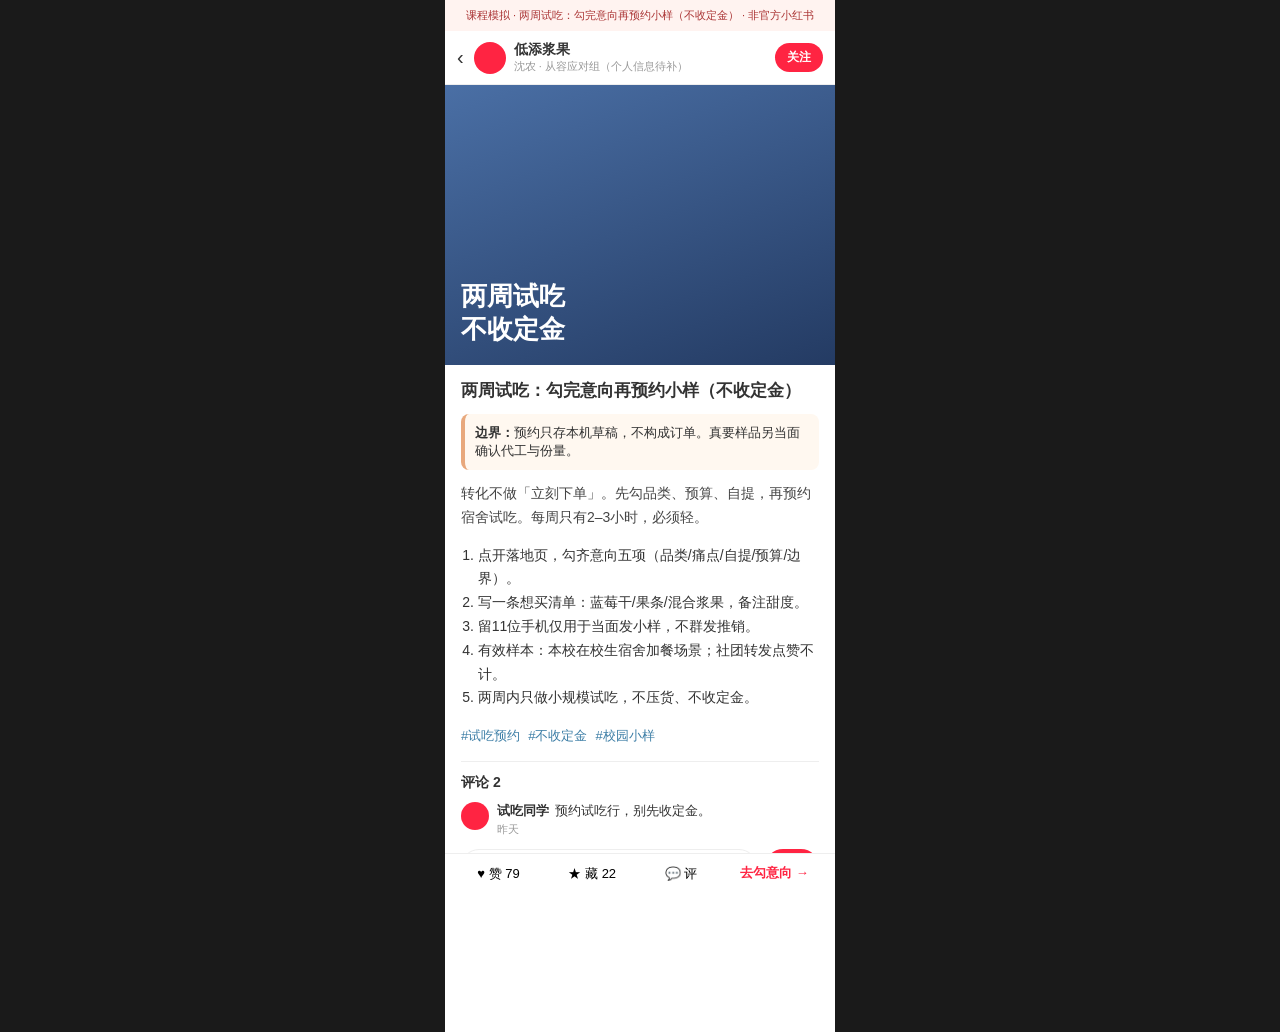
<file: xhs/note3.html>
<!DOCTYPE html>
<html lang="zh-CN">
<head>
<meta charset="utf-8"/><meta name="viewport" content="width=device-width, initial-scale=1"/>
<title>两周试吃：勾完意向再预约小样（不收定金）</title>
<link rel="stylesheet" href="note.css"/>
</head>
<body>
<div class="phone">
  <div class="banner">课程模拟 · 两周试吃：勾完意向再预约小样（不收定金） · 非官方小红书</div>
  <div class="bar"><a href="index.html">‹</a><div class="user"><i class="av"></i><div><div class="un">低添浆果</div><div class="uf">沈农 · 从容应对组（个人信息待补）</div></div></div><button class="follow" type="button">关注</button></div>
  <div class="hero h3">两周试吃<br/>不收定金</div>
  <div class="body">
    <h1 class="title">两周试吃：勾完意向再预约小样（不收定金）</h1>
    <div class="warn"><strong>边界：</strong>预约只存本机草稿，不构成订单。真要样品另当面确认代工与份量。</div>
    <p class="p">转化不做「立刻下单」。先勾品类、预算、自提，再预约宿舍试吃。每周只有2–3小时，必须轻。</p>
    <ol class="ol"><li>点开落地页，勾齐意向五项（品类/痛点/自提/预算/边界）。</li><li>写一条想买清单：蓝莓干/果条/混合浆果，备注甜度。</li><li>留11位手机仅用于当面发小样，不群发推销。</li><li>有效样本：本校在校生宿舍加餐场景；社团转发点赞不计。</li><li>两周内只做小规模试吃，不压货、不收定金。</li></ol>
    <p><span><span class="tag">#试吃预约</span><span class="tag">#不收定金</span><span class="tag">#校园小样</span></span></p>
    <div class="comments">
      <h3>评论 <span id="cmtN">0</span></h3>
      <div id="cmtList"></div>
      <form class="form" id="cmtForm"><input id="cmtInput" placeholder="说点什么…" maxlength="80"/><button type="submit">发送</button></form>
    </div>
  </div>
  <div class="act">
    <button type="button" id="likeBtn">♥ 赞 <span id="likeN">79</span></button>
    <button type="button" id="favBtn">★ 藏 <span id="favN">22</span></button>
    <button type="button" onclick="location.href='#cmtForm'">💬 评</button>
    <a href="https://hjw-create.github.io/congyd-jiangguo-mvp/" style="color:#ff2442;font-weight:700;text-decoration:none">去勾意向 →</a>
  </div>
</div>
<div class="toast" id="toast"></div>
<script src="xhs.js"></script>
<script>XHS.bindNote("n3");</script>
</body>
</html>
</file>
<file: xhs/note.css>
:root{--xhs:#ff2442;--bg:#fff;--ink:#333;--muted:#999;--line:#eee}
*{box-sizing:border-box}body{margin:0;font-family:-apple-system,"PingFang SC","Microsoft YaHei",sans-serif;background:#1a1a1a;color:var(--ink)}
.phone{max-width:390px;margin:0 auto;min-height:100vh;background:var(--bg);position:relative}
.banner{background:#fff3f0;color:#a33;font-size:11px;padding:8px 12px;text-align:center}
.bar{display:flex;align-items:center;gap:10px;padding:10px 12px;border-bottom:1px solid var(--line);position:sticky;top:0;background:#fff;z-index:3}
.bar a{color:var(--ink);text-decoration:none;font-size:20px}
.user{display:flex;align-items:center;gap:8px;flex:1}
.av{width:32px;height:32px;border-radius:50%;background:var(--xhs)}
.un{font-size:14px;font-weight:700}.uf{font-size:11px;color:var(--muted)}
.follow{background:var(--xhs);color:#fff;border:0;border-radius:999px;padding:6px 12px;font-size:12px;font-weight:700}
.hero{height:280px;color:#fff;padding:20px 16px;display:flex;align-items:flex-end;font-size:26px;font-weight:800;line-height:1.25}
.h1{background:linear-gradient(160deg,#2f6b4f,#1a3d2e)}
.h2{background:linear-gradient(160deg,#c4782a,#7a3e10)}
.h3{background:linear-gradient(160deg,#4a6fa5,#243b63)}
.body{padding:14px 16px 100px}
.title{font-size:17px;font-weight:700;margin:0 0 10px}
.p{font-size:14px;line-height:1.7;margin:0 0 10px;color:#444}
.warn{background:#fff8f0;border-left:4px solid #e8a87c;padding:10px;border-radius:8px;font-size:13px;margin:12px 0}
.ol{padding-left:1.2em;font-size:14px;line-height:1.7}
.tag{display:inline-block;color:#3d7ea6;font-size:13px;margin-right:8px}
.act{position:sticky;bottom:0;background:#fff;border-top:1px solid var(--line);display:flex;justify-content:space-around;padding:10px 8px 16px;font-size:13px}
.act button{appearance:none;border:0;background:transparent;font:inherit;cursor:pointer}
.act .on{color:var(--xhs);font-weight:700}
.comments{margin-top:16px;border-top:1px solid var(--line);padding-top:12px}
.comments h3{font-size:14px;margin:0 0 10px}
.cm{display:flex;gap:8px;margin:0 0 12px;font-size:13px}
.cm .av{width:28px;height:28px;flex:none}
.cm .nm{font-weight:700;margin-right:6px}
.cm .tm{color:var(--muted);font-size:11px;margin-top:2px}
.form{display:flex;gap:8px;margin-top:8px}
.form input{flex:1;border:1px solid var(--line);border-radius:999px;padding:8px 12px;font:inherit}
.form button{background:var(--xhs);color:#fff;border:0;border-radius:999px;padding:8px 14px;font-weight:700}
.toast{position:fixed;left:50%;bottom:80px;transform:translateX(-50%);background:rgba(0,0,0,.78);color:#fff;padding:8px 14px;border-radius:8px;font-size:13px;display:none;z-index:9}
</file>
